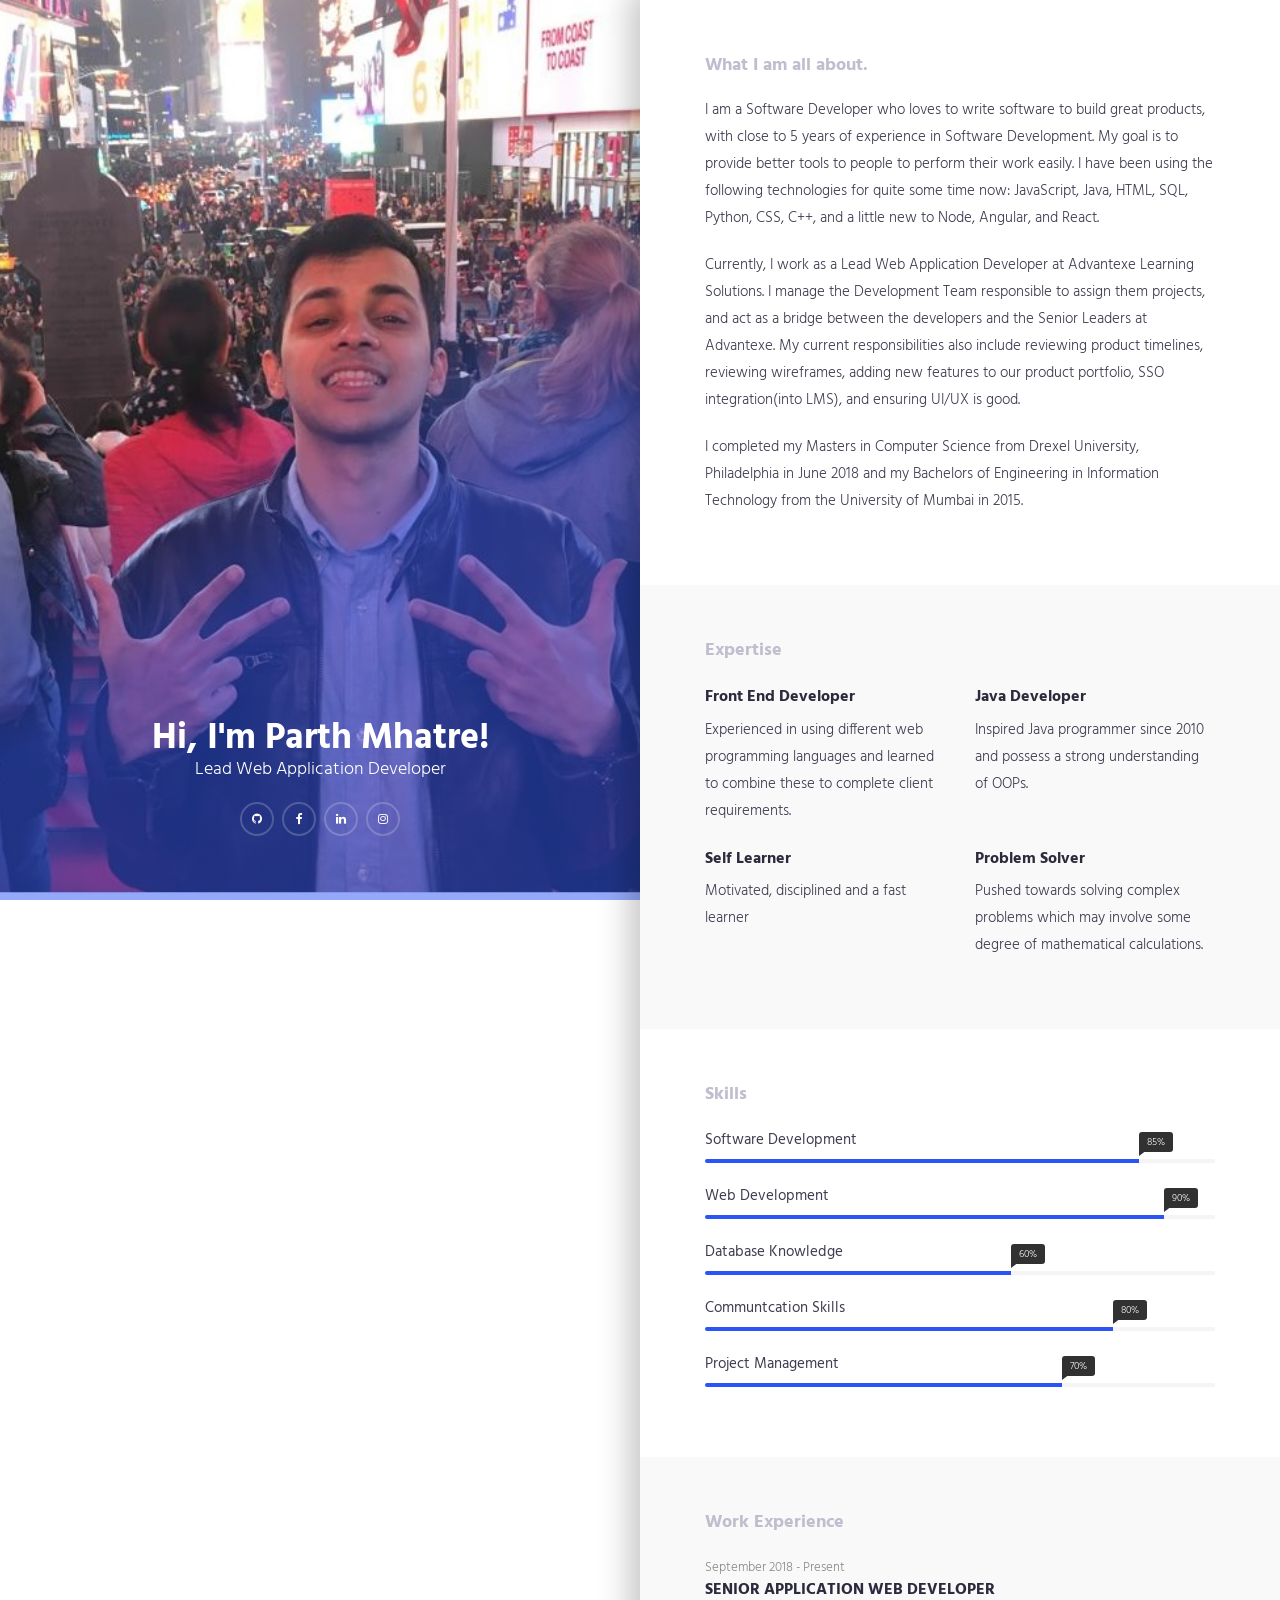
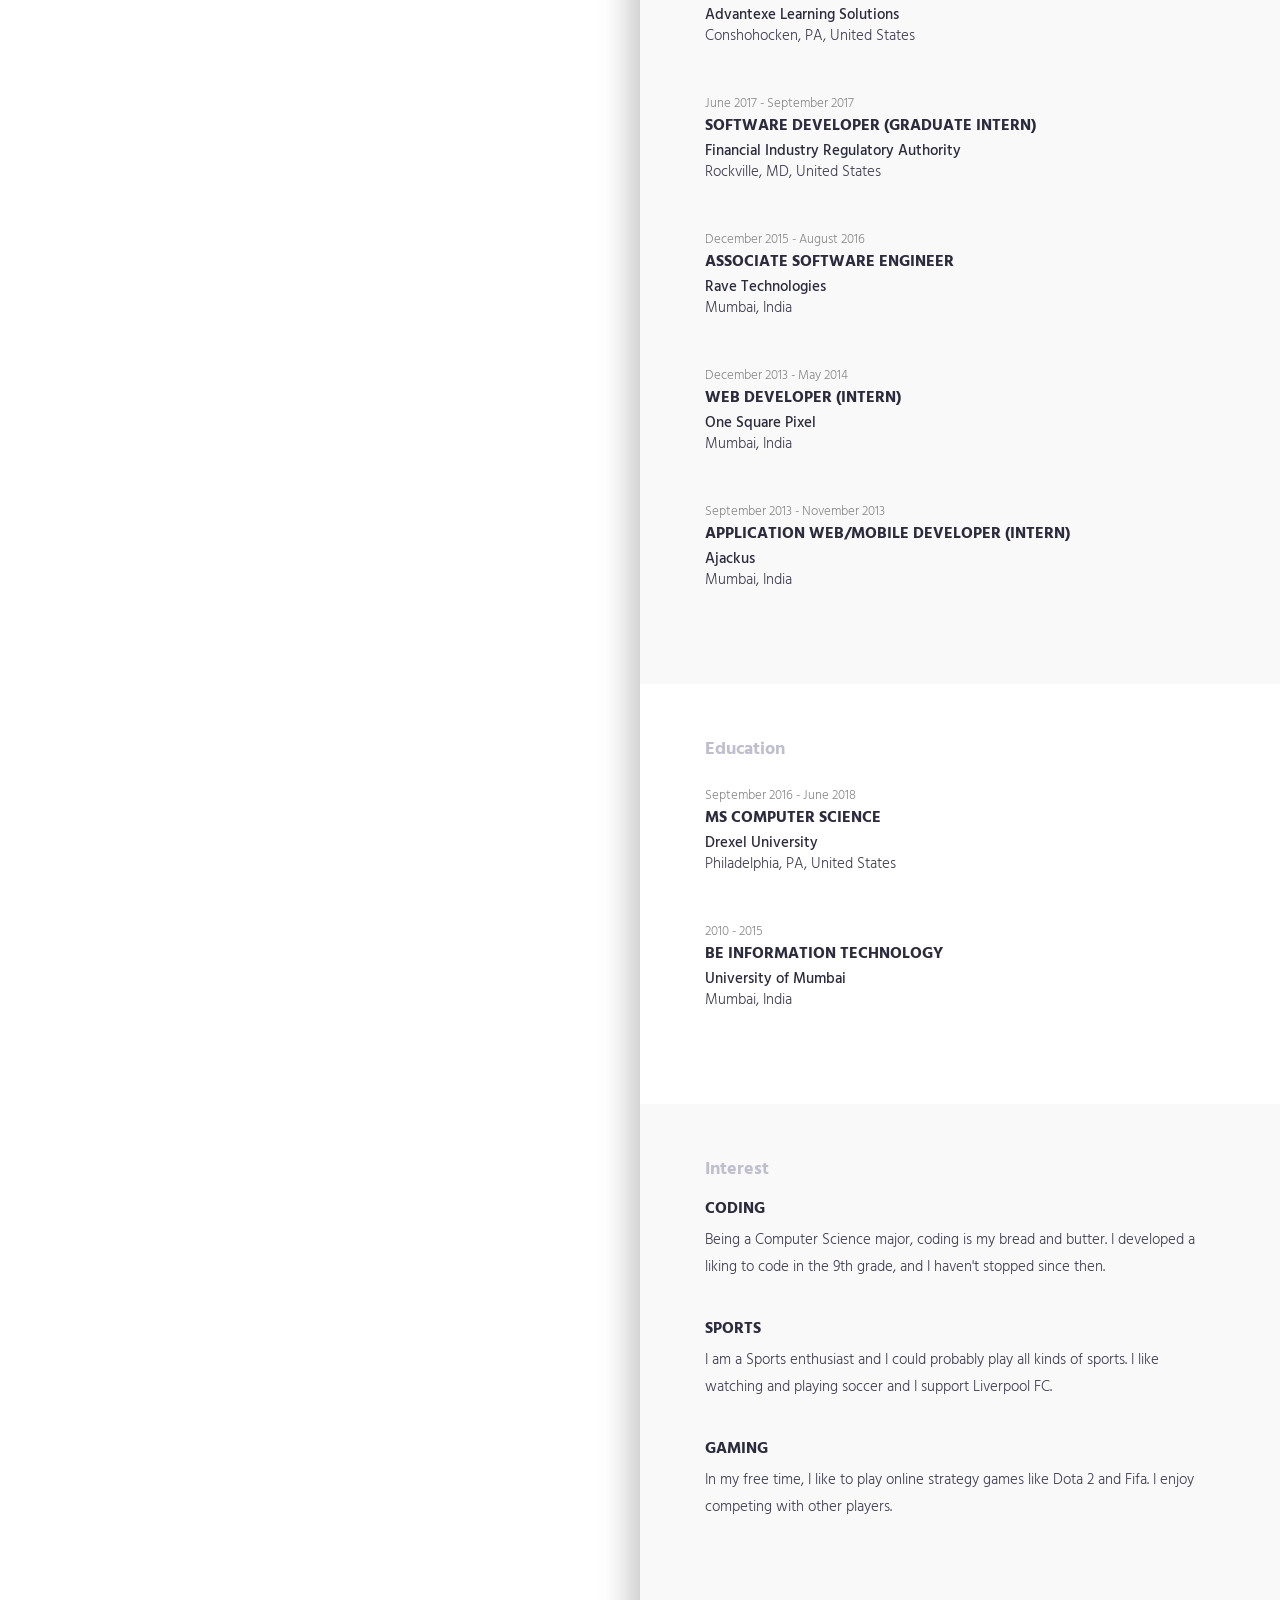
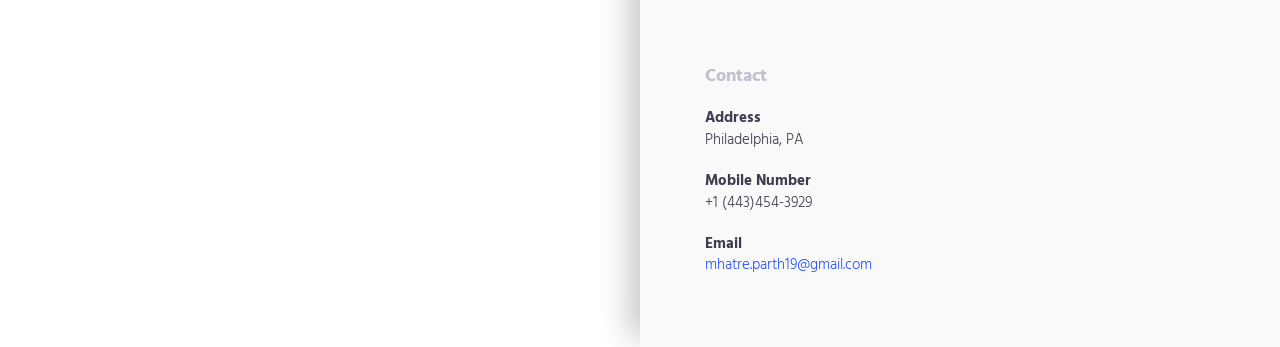
<file: index.html>
<!DOCTYPE html>
<html>
<head>
    <!-- Global site tag (gtag.js) - Google Analytics -->
    <script async src="https://www.googletagmanager.com/gtag/js?id=UA-123128920-1"></script>
    <script>
      window.dataLayer = window.dataLayer || [];
      function gtag(){dataLayer.push(arguments);}
      gtag('js', new Date());

      gtag('config', 'UA-123128920-1');
    </script>

    <meta charset="utf-8">
    <meta http-equiv="X-UA-Compatible" content="IE=edge">
    <meta name="viewport" content="width=device-width, initial-scale=1">
    <!-- The above 3 meta tags *must* come first in the head; any other head content must come *after* these tags -->
    <title>Online CV - Parth Mhatre</title>

    <!-- favicon -->
    <link href="favicon.png" rel=icon>

    <!-- web-fonts -->
    <link href="https://fonts.googleapis.com/css?family=Hind:300,400,500,600,700" rel="stylesheet">

    <!-- font-awesome -->
    <link href="css/font-awesome.min.css" rel="stylesheet">

    <!-- Bootstrap -->
    <link href="css/bootstrap.min.css" rel="stylesheet">

    <!-- Style CSS -->
    <link href="css/style.css" rel="stylesheet">

    <!-- HTML5 shim and Respond.js for IE8 support of HTML5 elements and media queries -->
    <!-- WARNING: Respond.js doesn't work if you view the page via file:// -->
    <!--[if lt IE 9]>
    <script src="https://oss.maxcdn.com/html5shiv/3.7.2/html5shiv.min.js"></script>
    <script src="https://oss.maxcdn.com/respond/1.4.2/respond.min.js"></script>
    <![endif]-->
</head>
<body id="page-top" data-spy="scroll" data-target=".navbar">
<div id="main-wrapper">
<!-- Page Preloader -->
<div id="preloader">
    <div id="status">
        <div class="status-mes"></div>
    </div>
</div>

<div class="columns-block">
<div class="left-col-block blocks">
    <header class="header">
        <div class="content text-center">
            <h1>Hi, I'm Parth Mhatre!</h1>

            <p class="lead">Lead Web Application Developer</p>
            <ul class="social-icon">
                <li><a href="https://www.github.com/parthmhatre"><i class="fa fa-github" aria-hidden="true"></i></a></li>
                <li><a href="https://www.facebook.com/parth.mhatre"><i class="fa fa-facebook" aria-hidden="true"></i></a></li>
                <li><a href="https://www.linkedin.com/in/parthmhatre"><i class="fa fa-linkedin" aria-hidden="true"></i></a></li>
                <li><a href="https://www.instagram.com/parthmhatre"><i class="fa fa-instagram" aria-hidden="true"></i></a></li>
            </ul>
        </div>
        <div class="profile-img"></div>
    </header>
    <!-- .header-->
</div>


<div class="right-col-block blocks">
<section class="intro section-wrapper">
    <div class="container-fluid">
        <div class="row">
            <div class="col-md-12">
                <div class="section-title">
                    <h2>What I am all about.</h2>
                </div>
            </div>
            <div class="col-md-12">
                <p>I am a Software Developer who loves to write software to build great products, with close to 5 years of experience in Software Development. My goal is to provide better tools to people to perform their work easily. I have been using the following technologies for quite some time now: JavaScript, Java, HTML, SQL, Python, CSS, C++, and a little new to Node, Angular, and React.</p>
                <p>Currently, I work as a Lead Web Application Developer at Advantexe Learning Solutions. I manage the Development Team responsible to assign them projects, and act as a bridge between the developers and the Senior Leaders at Advantexe. My current responsibilities also include reviewing product timelines, reviewing wireframes, adding new features to our product portfolio, SSO integration(into LMS), and ensuring UI/UX is good.</p>
                <p>I completed my Masters in Computer Science from Drexel University, Philadelphia in June 2018 and my Bachelors of Engineering in Information Technology from the University of Mumbai in 2015.</p>
            </div>
        </div>
    </div>
</section>


<section class="expertise-wrapper section-wrapper gray-bg">
    <div class="container-fluid">
        <div class="row">
            <div class="col-md-12">
                <div class="section-title">
                    <h2>Expertise</h2>
                </div>
            </div>
        </div>
        <!-- .row -->

        <div class="row">
            <div class="col-md-6">
                <div class="expertise-item">
                    <h3>Front End Developer</h3>
                    <p>Experienced in using different web programming languages and learned to combine these to complete client requirements.</p>
                </div>
            </div>
            <div class="col-md-6">
                <div class="expertise-item">
                    <h3>Java Developer</h3>
                    <p>Inspired Java programmer since 2010 and possess a strong understanding of OOPs.</p>
                </div>
            </div>
        </div>
        <!-- .row -->
        <div class="row">
            <div class="col-md-6">
                <div class="expertise-item">
                    <h3>Self Learner</h3>
                    <p>Motivated, disciplined and a fast learner</p>
                </div>
            </div>

            <div class="col-md-6">
                <div class="expertise-item">
                    <h3>Problem Solver</h3>
                    <p>Pushed towards solving complex problems which may involve some degree of mathematical calculations.</p>
                </div>
            </div>
        </div>
        <!-- .row -->
    </div>
    <!--.container-fluid-->
</section>
<!-- .expertise-wrapper -->

<section class="section-wrapper skills-wrapper">
    <div class="container-fluid">
        <div class="row">
            <div class="col-md-12">
                <div class="section-title">
                    <h2>Skills</h2>
                </div>
            </div>
        </div>
        <!--.row-->
        <div class="row">
            <div class="col-md-12">
                <div class="progress-wrapper">

                    <div class="progress-item">
                        <span class="progress-title">Software Development</span>

                        <div class="progress">
                            <div class="progress-bar" role="progressbar" aria-valuenow="85" aria-valuemin="0"
                                 aria-valuemax="100" style="width: 85%"><span class="progress-percent"> 85%</span>
                            </div>
                        </div>
                        <!-- .progress -->
                    </div>
                    <!-- .skill-progress -->


                    <div class="progress-item">
                        <span class="progress-title">Web Development</span>

                        <div class="progress">
                            <div class="progress-bar" role="progressbar" aria-valuenow="90" aria-valuemin="0"
                                 aria-valuemax="100" style="width: 90%"><span class="progress-percent"> 90%</span>
                            </div>
                        </div>
                        <!-- /.progress -->
                    </div>
                    <!-- /.skill-progress -->


                    <div class="progress-item">
                        <span class="progress-title">Database Knowledge</span>

                        <div class="progress">
                            <div class="progress-bar" role="progressbar" aria-valuenow="60" aria-valuemin="0"
                                 aria-valuemax="100" style="width: 60%;"><span class="progress-percent"> 60%</span>
                            </div>
                        </div>
                        <!-- /.progress -->
                    </div>
                    <!-- /.skill-progress -->

                    <div class="progress-item">
                        <span class="progress-title">Communtcation Skills</span>

                        <div class="progress">
                            <div class="progress-bar" role="progressbar" aria-valuenow="80" aria-valuemin="0"
                                 aria-valuemax="100" style="width: 80%;"><span class="progress-percent"> 80%</span>
                            </div>
                        </div>
                        <!-- /.progress -->
                    </div>
                    <!-- /.skill-progress -->
                    <div class="progress-item">
                        <span class="progress-title">Project Management</span>

                        <div class="progress">
                            <div class="progress-bar" role="progressbar" aria-valuenow="70" aria-valuemin="0"
                                 aria-valuemax="100" style="width: 70%;"><span class="progress-percent"> 70%</span>
                            </div>
                        </div>
                        <!-- .progress -->
                    </div>
                    <!-- .skill-progress -->

                </div>
                <!-- /.progress-wrapper -->
            </div>
        </div>
        <!--.row -->
    </div>
    <!-- .container-fluid -->
</section>
<!-- .skills-wrapper -->

<section class="section-wrapper section-experience gray-bg">
    <div class="container-fluid">
        <div class="row">
            <div class="col-md-12">
                <div class="section-title"><h2>Work Experience</h2></div>
            </div>
        </div>
        <!--.row-->
        <div class="row">
            <div class="col-md-12">
                <div class="content-item">
                    <small>September 2018 - Present</small>
                    <h3>Senior Application Web Developer</h3>
                    <h4>Advantexe Learning Solutions</h4>

                    <p>Conshohocken, PA, United States</p>
                </div>
                <div class="content-item">
                    <small>June 2017 - September 2017</small>
                    <h3>Software Developer (Graduate Intern)</h3>
                    <h4>Financial Industry Regulatory Authority</h4>

                    <p>Rockville, MD, United States</p>
                </div>
                <!-- .experience-item -->
                <div class="content-item">
                    <small>December 2015 - August 2016</small>
                    <h3>Associate Software Engineer</h3>
                    <h4>Rave Technologies</h4>

                    <p>Mumbai, India</p>
                </div>
                <!-- .experience-item -->
                <div class="content-item">
                    <small>December 2013 - May 2014</small>
                    <h3>Web Developer (Intern)</h3>
                    <h4>One Square Pixel</h4>

                    <p>Mumbai, India</p>
                </div>
                <!-- .experience-item -->
                <div class="content-item">
                    <small>September 2013 - November 2013</small>
                    <h3>Application Web/Mobile Developer (Intern)</h3>
                    <h4>Ajackus</h4>

                    <p>Mumbai, India</p>
                </div>
                <!-- .experience-item -->
            </div>
        </div>
        <!--.row-->
    </div>
    <!-- .container-fluid -->

</section>
<!-- .section-experience -->

<section class="section-wrapper section-education">
    <div class="container-fluid">
        <div class="row">
            <div class="col-md-12">
                <div class="section-title"><h2>Education</h2></div>
            </div>
        </div>
        <!--.row-->
        <div class="row">
            <div class="col-md-12">
                <div class="content-item">
                    <small>September 2016 - June 2018</small>
                    <h3>MS Computer Science</h3>
                    <h4>Drexel University</h4>

                    <p>Philadelphia, PA, United States</p>
                </div>
                <!-- .experience-item -->
                <div class="content-item">
                    <small>2010 - 2015</small>
                    <h3>BE Information Technology</h3>
                    <h4>University of Mumbai</h4>

                    <p>Mumbai, India</p>
                </div>
                <!-- .experience-item -->
            </div>
        </div>
        <!--.row-->
    </div>
    <!-- .container-fluid -->

</section>
<!-- .section-education -->

<section class="section-wrapper section-interest gray-bg">
    <div class="container-fluid">
        <div class="row">
            <div class="col-md-12">
                <div class="section-title">
                    <h2>Interest</h2>
                </div>
            </div>
        </div>
        <!-- .row -->

        <div class="row">
            <div class="col-md-12">
                <div class="content-item">
                    <h3>Coding</h3>

                    <p>Being a Computer Science major, coding is my bread and butter. I developed a liking to code in the 9th grade, and I haven't stopped since then. </p>
                </div>

                <div class="content-item">
                    <h3>Sports</h3>

                    <p>I am a Sports enthusiast and I could probably play all kinds of sports. I like watching and playing soccer and I support Liverpool FC.</p>

                </div>
                
                <div class="content-item">
                    <h3>Gaming</h3>

                    <p>In my free time, I like to play online strategy games like Dota 2 and Fifa. I enjoy competing with other players. </p>
                </div>

            </div>
        </div>
        <!-- .row -->

    </div>
</section>
<!-- .section-publications -->

<section class="section-contact section-wrapper gray-bg">
    <div class="container-fluid">
        <div class="row">
            <div class="col-md-12">
                <div class="section-title">
                    <h2>Contact</h2>
                </div>
            </div>
        </div>
        <!--.row-->
        <div class="row">
            <div class="col-md-12">
                <address>
                    <strong>Address</strong><br>
                    Philadelphia, PA
                </address>
                <address>
                    <strong>Mobile Number</strong><br>
                    +1 (443)454-3929
                </address>

                <address>
                    <strong>Email</strong><br>
                    <a href="mailto:mhatre.parth19@gmail.com">mhatre.parth19@gmail.com</a>
                </address>
            </div>
        </div>
        <!--.row-->
    </div>
    <!--.container-fluid-->
</section>
<!--.section-contact-->

</div>
<!-- .right-col-block -->
</div>
<!-- .columns-block -->
</div>
<!-- #main-wrapper -->

<!-- jquery -->
<script src="js/jquery-2.1.4.min.js"></script>

<!-- Bootstrap -->
<script src="js/bootstrap.min.js"></script>
<script src="js/scripts.js"></script>
</body>
</html>
</file>
<file: css/style.css>
/*
Template Name: Online CV
Description: HTML5 / CSS3 One Page
Version: 1.0
Author: themehippo.com
*/

/*------------------------------------------------------------------
# [Color codes]

# Body  (text): #3a4750
# Heading Color #444444
# Theme Color (link color) #82b541
# Mid grey (sub header) #f4f4f4
# Background Color #ffffff
# -------------------------------------------------------------------*/

body {
    font-family : 'Hind', sans-serif;
    font-size   : 15px;
    line-height : 1.8em;
    color       : #3d3d50;
    font-weight : 300;
    background  : #ffffff;
    }

/* --------------------------------------
 * Global Typography
 *------------------------------------------*/

h1, h2, h3, h4, h5, h6 {
    margin : 0 0 15px;
    color  : #2b2b3d;
    }

h1 {
    font-size   : 26px;
    line-height : 1.8em;
    font-weight : 700;
    }

h2 {
    font-size   : 18px;
    line-height : 1.8em;
    font-weight : 700;
    }

h3 {
    font-size   : 16px;
    line-height : 1.8em;
    font-weight : 500;
    }

h4 {
    font-size   : 15px;
    line-height : 1.8em;
    font-weight : 500;
    }

h5 {
    font-size   : 15px;
    line-height : 1.5em;
    font-weight : 500;
    }

h6 {
    font-size   : 15px;
    line-height : 1.5em;
    }

/* --------------------------------------
 * LINK STYLE
 *------------------------------------------*/
a {
    color              : #2a54f5;
    text-decoration    : none;
    -webkit-transition : all 0.3s ease 0s;
    -moz-transition    : all 0.3s ease 0s;
    -o-transition      : all 0.3s ease 0s;
    transition         : all 0.3s ease 0s;
    }

a,
a:active,
a:focus,
a:active {
    text-decoration : none;
    outline         : none
    }

a:hover,
a:focus {
    text-decoration : none;
    color           : #2a54f5;
    }

p {
    margin-bottom : 20px;
    }

ul {
    margin     : 0;
    padding    : 0;
    list-style : none;
    }

/*------------------
 * Button Style
 *------------------*/
.btn {
    padding        : 14px 30px 11px;
    margin-bottom  : 0;
    font-size      : 14px;
    font-weight    : 500;
    border-radius  : 0;
    border         : 0;
    text-transform : uppercase;
    }

.btn-lg {
    font-weight : 700;
    font-size   : 24px;
    padding     : 15px 30px;
    }

/*btn-primary*/
.btn-primary {
    background-color : #2a54f5;
    }

.btn-primary:hover,
.btn-primary:focus,
.btn-primary:active:focus {
    background : #1e3eb5;
    }

/*btn-default*/
.btn-default {
    color            : #2a54f5;
    background-color : transparent;
    border           : 2px solid #2a54f5;
    }

.btn-default:hover,
.btn-default:focus,
.btn-default:active:focus {
    background   : #2a54f5;
    color        : #ffffff;
    border-color : #2a54f5;
    }

button:focus,
.btn:focus,
.btn:active:focus {
    outline : none;
    }

/* --------------------
 * Column Block
 * -------------------*/

.columns-block {
    flex-wrap         : wrap;
    display           : -webkit-box;
    display           : -moz-box;
    display           : -ms-flexbox;
    display           : -webkit-flex;
    display           : flex;
    -webkit-flex-flow : row wrap;
    justify-content   : space-around;
    }

.blocks {
    box-sizing : border-box;
    }

.left-col-block {
    width      : 50%;
    text-align : center;
    overflow   : hidden;
    position   : fixed;
    left       : 0;
    }

.right-col-block {
    width      : 50%;
    position   : absolute;
    right      : 0;
    box-shadow : -10px -10px 30px rgba(0, 0, 0, 0.23);
    }

@media (max-width : 600px) {
    .left-col-block {
        width    : 100%;
        position : relative;
        }

    .right-col-block {
        width      : 100%;
        position   : relative;
        box-shadow : none;
        }
    }

/* --------------------
 * Section Background
 * -------------------*/

.gray-bg {
    background-color : #f9f9f9;
    }

/* --------------------
 *  main Wrapper
 * -------------------*/
#main-wrapper {
    background : #ffffff;
    overflow   : hidden;
    }

/*-------------------
 * Section Wrapper
 *-------------------*/
.section-wrapper {
    padding : 50px;
    }

@media (max-width : 480px) {
    .section-wrapper {
        padding : 30px 20px;
        }
    }

/*---------------------------
* Section Title
*---------------------------*/
.section-title {
    margin-bottom : 15px;
    }

.section-title h2 {
    margin-bottom : 5px;
    color         : #bebece;
    }

/*-----------------------------
 * NAVIGATION & HEADER STYLE
 *-------------------------------*/

.header {
    padding        : 0;
    margin         : 0;
    height         : 100vh;
    vertical-align : middle;
    position       : relative;
    }

.header .profile-img {
    position            : absolute;
    top                 : 0;
    left                : 0;
    z-index             : -1;
    width               : 100%;
    height              : 100%;
    background-image    : url(../img/img-profile.jpeg);
    background-size     : cover;
    background-position : center top;
    }

.header .profile-img:before {
    content    : "";
    position   : absolute;
    left       : 0;
    top        : 0;
    right      : 0;
    bottom     : 0;
    background : linear-gradient(
            -30deg,
            rgba(42, 84, 245, 0.5) 0%,
            rgba(42, 84, 245, 0.5) 40%,
            transparent 60%,
            transparent 100%
    );

    }

.header .content {
    position : absolute;
    bottom   : 0;
    left     : 0;
    right    : 0;
    width    : 100%;
    margin   : 0 auto;
    padding  : 10%;
    }

.header .content h1 {
    font-size   : 36px;
    color       : #ffffff;
    line-height : 1;
    margin      : 0;
    }

.header .content p {
    font-size : 18px;
    color     : #ffffff;
    }

.header .btn {
    margin-top : 40px;
    }

.header .content .social-icon {
    margin  : 0;
    padding : 0;
    display : block;
    }

.header .content .social-icon li {
    display : inline-block;
    margin  : 0 2px;
    }

.header .content .social-icon li a {
    display       : block;
    font-size     : 12px;
    color         : #ffffff;
    width         : 34px;
    height        : 34px;
    line-height   : 33px;
    text-align    : center;
    border-radius : 100%;
    border        : 2px solid rgba(255, 255, 255, .2);
    }

.header .content .social-icon li a:hover {
    border-color : #ffffff;
    }

@media (max-width : 600px) {
    .header .profile-img {
        z-index : 1;
        }

    .header .content {
        z-index : 2;
        }
    }

/*-------------------
 * Intro
 *-------------------*/

.intro {
    }

/*-------------------
 * Expertise
 *-------------------*/
.expertise-item {
    margin-bottom : 20px;
    }

.expertise-item h3 {
    margin-bottom : 5px;
    font-weight   : 700;
    }

/*-------------------
 * Skills Progressbar
 *-------------------*/

.progress-item {
    position : relative;
    }

.progress-item .progress-title {
    font-size     : 15px;
    font-weight   : 400;
    display       : inline-block;
    margin-bottom : 5px;
    }

.progress-item .progress {
    height        : 4px;
    box-shadow    : none;
    border-radius : 5px;
    }

.progress-item .progress-bar {
    background-color : #2a54f5;
    box-shadow       : none;
    text-align       : right;
    }

.progress-item .progress-percent {
    font-size        : 10px;
    background-color : #313131;
    position         : absolute;
    top              : 5px;
    padding          : 0 8px;
    border-radius    : 3px;
    }

.progress-item .progress-percent::before {
    content      : "";
    position     : absolute;
    left         : 0;
    bottom       : -4px;
    border-top   : 6px solid #313131;
    border-right : 8px solid transparent;
    }

/*-------------------
 * Portfolio
 *-------------------*/

.portfolio-item {
    position      : relative;
    display       : block;
    margin-bottom : 30px;
    }

.portfolio-item .portfolio-thumb img {
    height    : auto;
    display   : block;
    max-width : 100%;
    }

.portfolio-item .portfolio-info {
    position   : absolute;
    bottom     : 0;
    padding    : 30px 15px 5px;
    width      : 100%;
    background : -webkit-linear-gradient(
            top,
            transparent 0%,
            rgba(0, 0, 0, 0.5) 100%
    );
    }

.portfolio-item .portfolio-info h3 {
    margin      : 0;
    line-height : 1;
    color       : #ffffff;
    }

.portfolio-item .portfolio-info small {
    color : #ffffff;
    }

.portfolio-item:hover .portfolio-info {
    background : -webkit-linear-gradient(
            top,
            transparent 0%,
            rgba(42, 84, 245, 0.5) 100%
    );
    }

/*-------------------
 * Content Item
 *-------------------*/

.content-item {
    margin-bottom : 40px;
    }

.content-item h3 {
    margin         : 0 0 10px;
    line-height    : 1;
    font-weight    : bold;
    text-transform : uppercase;
    }

.content-item h4 {
    margin      : 0;
    line-height : 1;
    }

.content-item small {
    color : #888888;
    }

/*-------------------
 * Contact
 *-------------------*/

.feedback-form {
    margin-top : 50px;
    }

/*-------------------
 * Form Style
 *-------------------*/
.form-control {
    height        : 50px;
    padding       : 0 20px;
    font-size     : 13px;
    line-height   : 50px;
    color         : #969595;
    border        : 1px solid #cccccc;
    border-radius : 0;
    box-shadow    : none;
    box-sizing    : border-box;
    }

.form-control:focus,
.form-control:active {
    box-shadow : none;
    }

/* --------------------------------------------
 *   Footer
 *---------------------------------------------- */

/* Copyright */

.footer {
    padding : 30px 50px;
    }

.footer .copyright-section {
    font-size : 13px;
    color     : #888888;

    }

.footer .copyright-section .copytext {
    font-weight : 400;
    display     : block;
    }

@media (max-width : 480px) {
    .footer {
        padding : 10px 20px;
        }
    }

/* ====================
 * Preloader
 * ====================*/
#preloader {
    background : #2a54f5;
    bottom     : 0;
    left       : 0;
    position   : fixed;
    right      : 0;
    top        : 0;
    z-index    : 9999;
    }

#status,
.status-mes {
    background-image    : url(../img/puff.svg);
    background-position : center;
    background-repeat   : no-repeat;
    height              : 200px;
    left                : 50%;
    margin              : -100px 0 0 -100px;
    position            : absolute;
    top                 : 50%;
    width               : 200px;
    }

.status-mes {
    background : none;
    left       : 0;
    margin     : 0;
    text-align : center;
    top        : 65%;
    }
</file>
